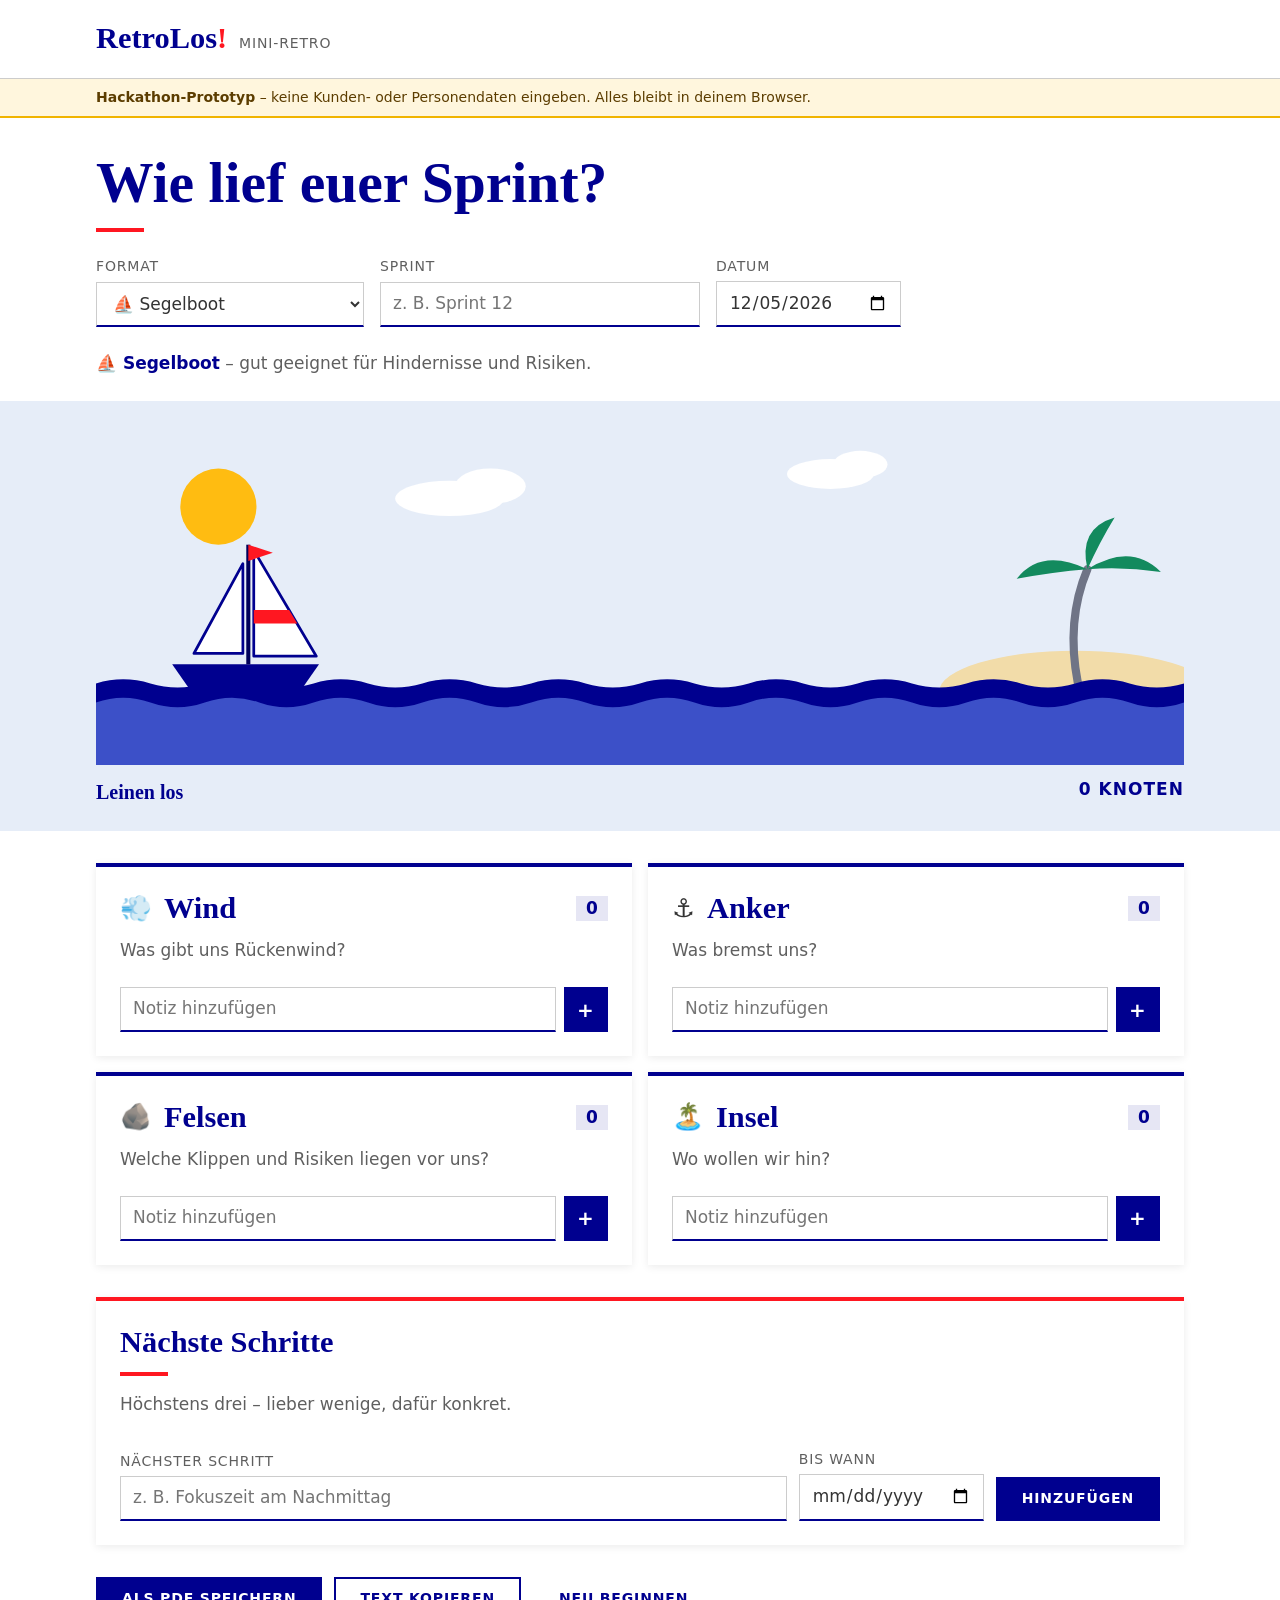
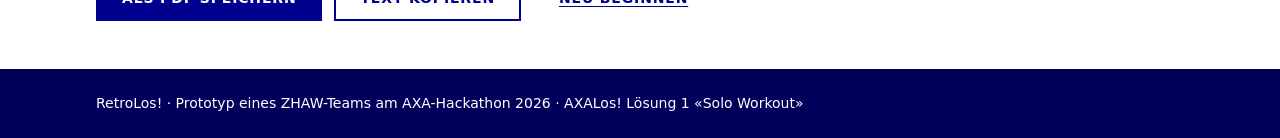
<file: index.html>
<!doctype html>
<html lang="de-CH">
<head>
  <meta charset="utf-8">
  <meta name="viewport" content="width=device-width, initial-scale=1">
  <meta http-equiv="Content-Security-Policy" content="default-src 'self'; base-uri 'self'; form-action 'self'; object-src 'none'">
  <meta name="description" content="RetroLos! – deine Mini-Retro: Format wählen, Notizen sammeln, bis zu drei nächste Schritte festlegen.">
  <title>RetroLos! – Mini-Retro</title>
  <link rel="icon" href="favicon.svg?v=6" type="image/svg+xml">
  <link rel="stylesheet" href="styles.css?v=6">
  <script src="core-retro.js?v=6" defer></script>
  <script src="core-privacy.js?v=6" defer></script>
  <script src="ui.js?v=6" defer></script>
  <script src="effects.js?v=6" defer></script>
  <script src="app.js?v=6" defer></script>
</head>
<body>
  <a class="skip-link" href="#inhalt">Zum Inhalt springen</a>

  <header class="site-header">
    <div class="container header-inner">
      <a class="brand" href="index.html">RetroLos<span class="brand-accent">!</span></a>
      <span class="brand-tag">Mini-Retro</span>
    </div>
  </header>

  <div class="banner">
    <p class="container"><strong>Hackathon-Prototyp</strong> – keine Kunden- oder Personendaten eingeben. Alles bleibt in deinem Browser.</p>
  </div>

  <main id="inhalt">
    <section class="hero container">
      <h1>Wie lief euer Sprint?</h1>
      <p class="print-title" id="print-title"></p>
      <div class="trip">
        <div class="trip-field">
          <label for="format">Format</label>
          <select id="format">
            <option value="segelboot" selected>⛵ Segelboot</option>
            <option value="ampel">🚦 Ampel</option>
            <option value="heissluftballon">🎈 Heissluftballon</option>
            <option value="mad-sad-glad">😤 Mad – Sad – Glad</option>
            <option value="start-stop-continue">⭐ Start – Stop – Continue</option>
            <option value="zombie-scrum">🧟 Zombie-Scrum</option>
            <option value="kill-one-thing">🗑️ Kill one thing</option>
            <option value="zauberstab">🪄 Zauberstab</option>
            <option value="sprint-awards">🏆 Sprint Awards</option>
            <option value="sherlock">🕵️ Sherlock Retro</option>
            <option value="film">🎬 Unser Sprint als Film</option>
            <option value="sterne">🌟 1 Stern / 5 Sterne</option>
            <option value="breaking-news">📰 Breaking News</option>
          </select>
        </div>
        <div class="trip-field">
          <label for="trip-title">Sprint</label>
          <input id="trip-title" type="text" maxlength="60" placeholder="z. B. Sprint 12" autocomplete="off">
        </div>
        <div class="trip-field">
          <label for="trip-date">Datum</label>
          <input id="trip-date" type="date">
        </div>
      </div>
      <p class="format-fit" id="format-fit"></p>
      <noscript><p class="notice">RetroLos! braucht JavaScript, um Karten zu speichern.</p></noscript>
    </section>

    <section class="sea" id="sea" aria-label="Segelboot" hidden>
      <div class="container">
        <div class="scene-host" id="scene"></div>
        <p class="course" id="course" aria-live="polite">
          <span class="course-label" id="course-label">Leinen los</span>
          <span class="course-knots" id="course-knots">0 Knoten</span>
        </p>
      </div>
    </section>

    <section class="zones container" id="zones" aria-label="Deine Notizen"></section>

    <section class="kurs" aria-labelledby="kurs-titel">
      <div class="container">
        <h2 id="kurs-titel">Nächste Schritte</h2>
        <p class="zone-question">Höchstens drei – lieber wenige, dafür konkret.</p>
        <ol class="actions" id="actions"></ol>
        <form class="action-form" id="action-form">
          <div class="action-field action-what">
            <label for="action-what">Nächster Schritt</label>
            <input id="action-what" type="text" maxlength="300" autocomplete="off" placeholder="z. B. Fokuszeit am Nachmittag">
          </div>
          <div class="action-field">
            <label for="action-due">Bis wann</label>
            <input id="action-due" type="date">
          </div>
          <button type="submit" class="button button-primary">Hinzufügen</button>
        </form>
      </div>
    </section>

    <section class="logbook container" aria-label="Ergebnis sichern">
      <button type="button" class="button button-primary" id="pdf">Als PDF speichern</button>
      <button type="button" class="button button-secondary" id="copy">Text kopieren</button>
      <button type="button" class="button button-ghost" id="reset">Neu beginnen</button>
    </section>
  </main>

  <footer class="site-footer">
    <p class="container">RetroLos! · Prototyp eines ZHAW-Teams am AXA-Hackathon 2026 · AXALos! Lösung 1 «Solo Workout»</p>
  </footer>

  <div id="status" class="toast" role="status" aria-live="polite"></div>
</body>
</html>
</file>
<file: styles.css>
/* ==========================================================================
   RetroLos! – Styles (angelehnt an den AXA-Webauftritt: Tiefblau, Rot als
   Akzent, Serifen-Titel, eckige Formen, viel Weissraum; kein Logo, keine
   externen Schriften). Werte nur über Tokens.
   ========================================================================== */

:root {
  color-scheme: light dark;

  --color-bg: #ffffff;
  --color-surface: #ffffff;
  --color-surface-alt: #f5f5f5;
  --color-text: #333333;
  --color-text-muted: #5f5f5f;
  --color-border: #cccccc;
  --color-primary: #00008f;
  --color-primary-dark: #00005b;
  --color-primary-soft: #e6e6f4;
  --color-on-primary: #ffffff;
  --color-red: #ff1721;
  --color-red-text: #c4121a;
  --color-focus: #00008f;
  --color-notice-bg: #fff6dd;
  --color-notice-text: #5c3d00;
  --color-notice-border: #f0b400;
  --color-sky: #e6edf8;
  --color-sun: #ffbc11;
  --color-cloud: #ffffff;
  --color-sea: #3c50c8;
  --color-sea-deep: #00008f;
  --color-sand: #f2dca9;
  --color-rock: #6f7486;
  --color-palm: #138a5e;
  --color-sail: #ffffff;
  --color-shadow: rgb(0 0 0 / 0.08);

  --font-display: Georgia, "Times New Roman", serif;
  --font-body: "Source Sans Pro", "Source Sans 3", "Segoe UI", system-ui, -apple-system, Arial, sans-serif;
  --font-size-small: 0.875rem;
  --font-size-base: 1.0625rem;
  --font-size-large: 1.25rem;
  --font-size-xl: clamp(1.4rem, 1.1rem + 1.2vw, 1.9rem);
  --font-size-hero: clamp(2.1rem, 1.4rem + 3.4vw, 3.6rem);
  --font-weight-bold: 700;
  --font-line-height: 1.5;
  --font-tracking: 0.06em;

  --space-1: 0.25rem;
  --space-2: 0.5rem;
  --space-3: 0.75rem;
  --space-4: 1rem;
  --space-5: 1.5rem;
  --space-6: 2rem;
  --space-7: 3rem;
  --radius: 0;
  --border: 1px solid var(--color-border);
  --container: 68rem;
  --shadow-card: 0 2px 8px var(--color-shadow);

  --motion-fast: 150ms;
  --motion-base: 300ms;
  --motion-slow: 700ms;
  --motion-ease: cubic-bezier(0.2, 0.7, 0.2, 1);
}

@media (prefers-color-scheme: dark) {
  :root {
    --color-bg: #0b0b2e;
    --color-surface: #13133f;
    --color-surface-alt: #18184a;
    --color-text: #f1f1f7;
    --color-text-muted: #b7b9d6;
    --color-border: #34366e;
    --color-primary: #aab3ff;
    --color-primary-dark: #d0d5ff;
    --color-primary-soft: #23235e;
    --color-on-primary: #0b0b2e;
    --color-red: #ff5a66;
    --color-red-text: #ff8a93;
    --color-focus: #aab3ff;
    --color-notice-bg: #3a2e0c;
    --color-notice-text: #ffe39a;
    --color-notice-border: #b98a1c;
    --color-sky: #17175a;
    --color-sun: #ffcf4d;
    --color-cloud: #2b2b72;
    --color-sea: #2c40ae;
    --color-sea-deep: #0a0a5c;
    --color-sand: #8c7445;
    --color-rock: #9aa0b8;
    --color-palm: #3fbf8a;
    --color-sail: #e9ecff;
    --color-shadow: rgb(0 0 0 / 0.4);
  }
}

@media (prefers-reduced-motion: reduce) {
  :root {
    --motion-fast: 1ms;
    --motion-base: 1ms;
    --motion-slow: 1ms;
  }
}

/* ---------- Basis ---------- */

/* Das Attribut «hidden» (Browser-Vorgabe display: none) muss gegen display-
   Regeln von Komponenten gewinnen; ohne !important gibt es keinen Hook. */
[hidden] {
  display: none !important;
}

*,
*::before,
*::after {
  box-sizing: border-box;
}

body {
  margin: 0;
  min-height: 100vh;
  display: flex;
  flex-direction: column;
  background: var(--color-bg);
  color: var(--color-text);
  font-family: var(--font-body);
  font-size: var(--font-size-base);
  line-height: var(--font-line-height);
}

main {
  flex: 1;
}

h1,
h2 {
  margin: 0;
  color: var(--color-primary);
  font-family: var(--font-display);
  font-weight: var(--font-weight-bold);
  line-height: 1.15;
}

p {
  margin: 0;
}

:focus-visible {
  outline: 3px solid var(--color-focus);
  outline-offset: 2px;
}

.container {
  width: min(100% - 2 * var(--space-4), var(--container));
  margin-inline: auto;
}

.visually-hidden {
  position: absolute;
  width: 1px;
  height: 1px;
  margin: -1px;
  overflow: hidden;
  clip: rect(0 0 0 0);
  white-space: nowrap;
  border: 0;
}

.skip-link {
  position: absolute;
  left: var(--space-4);
  top: -4rem;
  z-index: 10;
  padding: var(--space-2) var(--space-4);
  background: var(--color-primary);
  color: var(--color-on-primary);
}

.skip-link:focus {
  top: var(--space-2);
}

/* ---------- Kopf, Banner, Fuss ---------- */

.site-header {
  border-bottom: var(--border);
  background: var(--color-surface);
}

.header-inner {
  display: flex;
  align-items: baseline;
  gap: var(--space-3);
  padding-block: var(--space-4);
}

.brand {
  color: var(--color-primary);
  font-family: var(--font-display);
  font-size: var(--font-size-xl);
  font-weight: var(--font-weight-bold);
  text-decoration: none;
}

.brand-accent {
  color: var(--color-red);
}

.brand-tag {
  color: var(--color-text-muted);
  font-size: var(--font-size-small);
  letter-spacing: var(--font-tracking);
  text-transform: uppercase;
}

.banner {
  padding-block: var(--space-2);
  background: var(--color-notice-bg);
  border-bottom: 2px solid var(--color-notice-border);
  color: var(--color-notice-text);
  font-size: var(--font-size-small);
}

.site-footer {
  margin-top: var(--space-7);
  padding-block: var(--space-5);
  background: var(--color-primary-dark);
  color: var(--color-bg);
  font-size: var(--font-size-small);
}

/* ---------- Knöpfe ---------- */

.button {
  display: inline-flex;
  align-items: center;
  justify-content: center;
  min-height: 2.75rem;
  padding: var(--space-2) var(--space-5);
  border: 2px solid var(--color-primary);
  border-radius: var(--radius);
  background: transparent;
  color: var(--color-primary);
  font: inherit;
  font-size: var(--font-size-small);
  font-weight: var(--font-weight-bold);
  letter-spacing: var(--font-tracking);
  text-transform: uppercase;
  cursor: pointer;
  transition: background-color var(--motion-fast) var(--motion-ease), color var(--motion-fast) var(--motion-ease);
}

.button-primary {
  background: var(--color-primary);
  color: var(--color-on-primary);
}

.button-primary:hover {
  background: var(--color-primary-dark);
  border-color: var(--color-primary-dark);
}

.button-secondary:hover {
  background: var(--color-primary-soft);
}

.button-ghost {
  border-color: transparent;
  text-decoration: underline;
  text-underline-offset: 0.2em;
}

.button-icon {
  min-width: 2.75rem;
  padding: 0;
  background: var(--color-primary);
  color: var(--color-on-primary);
  font-size: var(--font-size-large);
}

/* ---------- Hero ---------- */

.hero {
  display: grid;
  gap: var(--space-5);
  padding-block: var(--space-6) var(--space-5);
}

.hero h1 {
  font-size: var(--font-size-hero);
}

/* Roter Akzentstrich unter Titeln, wie auf axa.ch */
.hero h1::after,
.kurs h2::after {
  content: "";
  display: block;
  width: 3rem;
  height: 4px;
  margin-top: var(--space-3);
  background: var(--color-red);
}

.trip {
  display: flex;
  flex-wrap: wrap;
  gap: var(--space-4);
}

.trip-field,
.action-field {
  display: grid;
  gap: var(--space-1);
}

.trip-field label,
.action-field label {
  color: var(--color-text-muted);
  font-size: var(--font-size-small);
  letter-spacing: var(--font-tracking);
  text-transform: uppercase;
}

input[type="text"],
input[type="date"],
select {
  min-height: 2.75rem;
  padding: var(--space-2) var(--space-3);
  border: 1px solid var(--color-border);
  border-bottom: 2px solid var(--color-primary);
  border-radius: var(--radius);
  background: var(--color-surface);
  color: var(--color-text);
  font: inherit;
}

.format-fit {
  color: var(--color-text-muted);
}

.format-fit strong {
  color: var(--color-primary);
}

.zone-emoji {
  font-size: 1.6rem;
  line-height: 1;
}

.print-title {
  display: none;
}

#trip-title {
  width: min(20rem, 70vw);
}

.notice {
  padding: var(--space-3) var(--space-4);
  border-left: 4px solid var(--color-notice-border);
  background: var(--color-notice-bg);
  color: var(--color-notice-text);
}

/* ---------- Szene ---------- */

.sea {
  padding-block: var(--space-5);
  background: var(--color-sky);
}

.scene {
  display: block;
  width: 100%;
  height: auto;
}

.course {
  display: flex;
  justify-content: space-between;
  gap: var(--space-3);
  margin-top: var(--space-3);
  color: var(--color-primary);
  font-weight: var(--font-weight-bold);
  letter-spacing: var(--font-tracking);
  text-transform: uppercase;
}

.course-label {
  font-family: var(--font-display);
  font-size: var(--font-size-large);
  letter-spacing: 0;
  text-transform: none;
}

.scene-sky {
  fill: var(--color-sky);
}

.scene-sun {
  fill: var(--color-sun);
}

.scene-cloud {
  fill: var(--color-cloud);
  animation: cloud-drift 26s linear infinite alternate;
}

.scene-cloud-slow {
  animation-duration: 38s;
}

.scene-sand {
  fill: var(--color-sand);
}

.scene-trunk {
  fill: none;
  stroke: var(--color-rock);
  stroke-width: 6;
  stroke-linecap: round;
}

.scene-leaf {
  fill: var(--color-palm);
}

.scene-island-flag {
  fill: var(--color-red);
  stroke: var(--color-primary-dark);
  stroke-width: 2;
  opacity: 0;
  transform-box: fill-box;
  transform-origin: left bottom;
  transform: scaleY(0);
  transition: transform var(--motion-slow) var(--motion-ease), opacity var(--motion-base);
}

.scene-island-flag.is-visible {
  opacity: 1;
  transform: none;
}

.scene-rock {
  fill: var(--color-rock);
  opacity: 0;
  transform-box: fill-box;
  transform-origin: center bottom;
  transform: translateY(16px);
  transition: transform var(--motion-slow) var(--motion-ease), opacity var(--motion-base);
}

.scene-rock.is-visible {
  opacity: 1;
  transform: none;
}

.scene-wave-back {
  fill: var(--color-sea-deep);
  animation: wave-shift 7s linear infinite;
}

.scene-wave-front {
  fill: var(--color-sea);
  animation: wave-shift 5s linear infinite reverse;
}

.scene-boat {
  transform: translateX(var(--boat-x, 0px));
  transition: transform calc(var(--motion-slow) * 2) var(--motion-ease);
}

.scene-boat-bob {
  animation: boat-bob 3.2s ease-in-out infinite;
  transform-box: fill-box;
  transform-origin: center bottom;
}

.scene-hull {
  fill: var(--color-primary);
}

.scene-mast {
  stroke: var(--color-primary-dark);
  stroke-width: 3;
}

.scene-sail {
  fill: var(--color-sail);
  stroke: var(--color-primary);
  stroke-width: 2;
  stroke-linejoin: round;
}

.scene-sail-stripe,
.scene-flag {
  fill: var(--color-red);
}

.scene-anchor {
  opacity: 0;
  transition: opacity var(--motion-base);
}

.scene-boat.is-anchored .scene-anchor {
  opacity: 1;
}

.scene-rope,
.scene-anchor-shape {
  fill: none;
  stroke: var(--color-primary-dark);
  stroke-width: 2.5;
  stroke-linecap: round;
}

.scene-wind path {
  fill: none;
  stroke: var(--color-primary);
  stroke-width: 3;
  stroke-linecap: round;
  stroke-dasharray: 30 70;
  opacity: 0;
}

.scene-boat.has-wind .scene-wind path {
  opacity: 0.6;
  animation: wind-blow 1.6s linear infinite;
}

.scene-boat.is-gust .scene-sail {
  animation: sail-gust var(--motion-slow) var(--motion-ease);
  transform-box: fill-box;
  transform-origin: left bottom;
}

@keyframes wave-shift {
  to {
    transform: translateX(-80px);
  }
}

@keyframes boat-bob {
  0%,
  100% {
    transform: translateY(0) rotate(-1.5deg);
  }

  50% {
    transform: translateY(3px) rotate(1.5deg);
  }
}

@keyframes cloud-drift {
  to {
    transform: translateX(40px);
  }
}

@keyframes wind-blow {
  from {
    stroke-dashoffset: 100;
  }

  to {
    stroke-dashoffset: 0;
  }
}

@keyframes sail-gust {
  50% {
    transform: scaleX(1.12);
  }
}

/* ---------- Zonen ---------- */

.zones {
  display: grid;
  gap: var(--space-4);
  margin-block: var(--space-6);
}

.zone {
  display: flex;
  flex-direction: column;
  gap: var(--space-3);
  padding: var(--space-5);
  border-top: 4px solid var(--color-primary);
  background: var(--color-surface);
  box-shadow: var(--shadow-card);
}

.zone-head {
  display: flex;
  align-items: center;
  gap: var(--space-3);
}

.zone-head h2 {
  flex: 1;
  font-size: var(--font-size-xl);
}

.zone-count {
  min-width: 2rem;
  padding: 0 var(--space-2);
  background: var(--color-primary-soft);
  color: var(--color-primary);
  font-weight: var(--font-weight-bold);
  text-align: center;
}

.zone-question {
  color: var(--color-text-muted);
}

.zone-cards,
.actions {
  display: grid;
  gap: var(--space-2);
  margin: 0;
  padding: 0;
  list-style: none;
}

.card {
  display: flex;
  align-items: flex-start;
  gap: var(--space-2);
  padding: var(--space-2) var(--space-3);
  border: var(--border);
  border-left: 3px solid var(--color-red);
  background: var(--color-surface);
  animation: card-in var(--motion-base) var(--motion-ease);
}

.card-text {
  flex: 1;
  overflow-wrap: anywhere;
}

.card-remove {
  min-width: 2rem;
  min-height: 2rem;
  border: 0;
  background: transparent;
  color: var(--color-text-muted);
  font: inherit;
  font-size: var(--font-size-large);
  line-height: 1;
  cursor: pointer;
}

.card-remove:hover {
  color: var(--color-red-text);
}

.zone-add {
  display: flex;
  gap: var(--space-2);
  margin-top: auto;
}

.zone-add input {
  flex: 1;
  min-width: 0;
}

.privacy-hint {
  padding: var(--space-2) var(--space-3);
  border-left: 4px solid var(--color-notice-border);
  background: var(--color-notice-bg);
  color: var(--color-notice-text);
  font-size: var(--font-size-small);
}

@keyframes card-in {
  from {
    transform: translateY(6px);
    opacity: 0;
  }
}

/* ---------- Kurs ---------- */

.kurs .container {
  padding: var(--space-5);
  border-top: 4px solid var(--color-red);
  background: var(--color-surface);
  box-shadow: var(--shadow-card);
}

.kurs .container {
  display: grid;
  gap: var(--space-4);
}

.kurs h2 {
  font-size: var(--font-size-xl);
}

.actions {
  counter-reset: action;
}

.action {
  display: flex;
  align-items: center;
  gap: var(--space-3);
  padding: var(--space-3) var(--space-4);
  border: var(--border);
  background: var(--color-surface);
  counter-increment: action;
  animation: card-in var(--motion-base) var(--motion-ease);
}

.action::before {
  content: counter(action);
  display: grid;
  place-items: center;
  width: 2rem;
  height: 2rem;
  flex: none;
  background: var(--color-primary);
  color: var(--color-on-primary);
  font-weight: var(--font-weight-bold);
}

.action-due {
  color: var(--color-text-muted);
  font-size: var(--font-size-small);
  white-space: nowrap;
}

.action-form {
  display: grid;
  gap: var(--space-3);
  align-items: end;
}

.action-form input {
  width: 100%;
}

/* ---------- Logbuch ---------- */

.logbook {
  display: flex;
  flex-wrap: wrap;
  gap: var(--space-3);
  margin-top: var(--space-6);
}

/* ---------- Effekte, Meldungen ---------- */

.confetti-canvas {
  position: fixed;
  inset: 0;
  z-index: 30;
  width: 100%;
  height: 100%;
  pointer-events: none;
}

.toast {
  position: fixed;
  left: 50%;
  bottom: var(--space-5);
  z-index: 20;
  max-width: min(100% - 2 * var(--space-4), 30rem);
  padding: var(--space-3) var(--space-5);
  background: var(--color-primary-dark);
  color: var(--color-bg);
  font-weight: var(--font-weight-bold);
  transform: translate(-50%, 200%);
  opacity: 0;
  transition: transform var(--motion-base) var(--motion-ease), opacity var(--motion-base);
  pointer-events: none;
}

.toast.is-visible {
  transform: translate(-50%, 0);
  opacity: 1;
}

.toast[data-kind="warning"] {
  background: var(--color-notice-bg);
  color: var(--color-notice-text);
}

.clipboard-helper {
  position: fixed;
  left: 0;
  top: 0;
  width: 1px;
  height: 1px;
  opacity: 0;
}

@media (prefers-reduced-motion: reduce) {
  .scene-cloud,
  .scene-wave-back,
  .scene-wave-front,
  .scene-boat-bob,
  .scene-boat.has-wind .scene-wind path,
  .scene-boat.is-gust .scene-sail,
  .card,
  .action {
    animation: none;
  }
}

/* ---------- Grössere Bildschirme ---------- */

@media (min-width: 44rem) {
  .zones {
    grid-template-columns: repeat(2, 1fr);
  }

  .zones[data-count="1"] {
    grid-template-columns: 1fr;
  }

  .action-form {
    grid-template-columns: 1fr auto auto;
  }
}

/* ---------- Druck: hell, ohne Bedienelemente ---------- */

@media print {
  :root {
    color-scheme: light;
    --color-bg: #ffffff;
    --color-surface: #ffffff;
    --color-surface-alt: #f5f5f5;
    --color-text: #000000;
    --color-text-muted: #444444;
    --color-primary: #00008f;
    --color-primary-dark: #00005b;
    --color-primary-soft: #e6e6f4;
    --color-sky: #ffffff;
    --shadow-card: none;
  }

  .zone,
  .action,
  .card {
    break-inside: avoid;
  }

  /* Hintergründe werden meist nicht gedruckt: Nummer mit Rahmen statt Fläche */
  .action::before {
    border: 2px solid var(--color-primary);
    color: var(--color-primary);
  }

  .kurs .zone-question {
    display: none;
  }

  .print-title {
    display: block;
    color: var(--color-primary);
    font-family: var(--font-display);
    font-size: var(--font-size-xl);
    font-weight: var(--font-weight-bold);
  }

  .hero h1,
  .trip,
  .sea,
  .privacy-hint,
  .site-header,
  .skip-link,
  .banner,
  .site-footer,
  .zone-add,
  .action-form,
  .logbook,
  .card-remove,
  .toast {
    display: none;
  }
}
</file>
